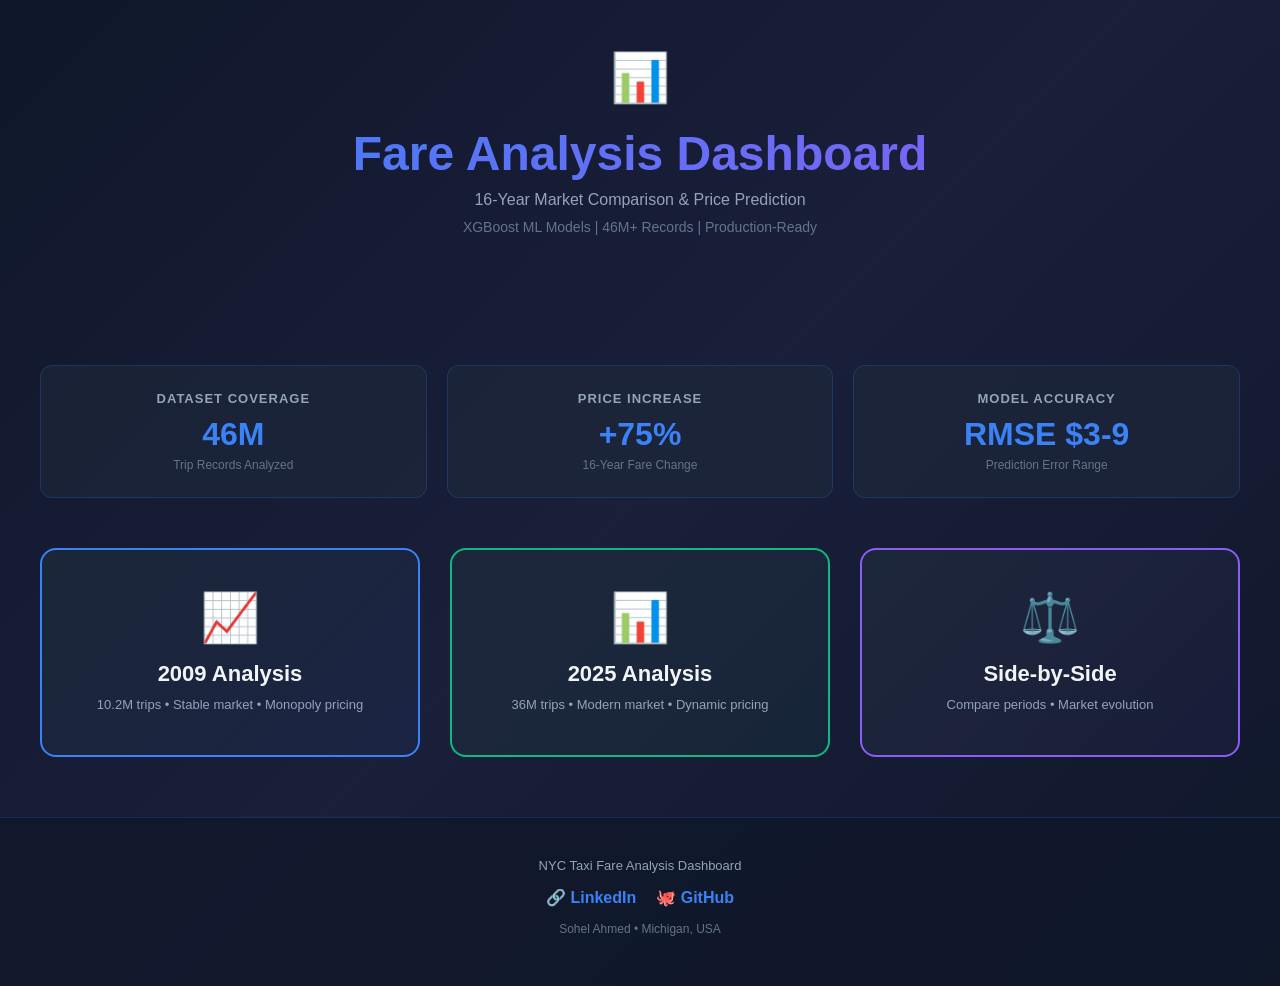
<file: templates/index.html>
<!DOCTYPE html>
<html lang="en">
<head>
    <meta charset="UTF-8">
    <meta name="viewport" content="width=device-width, initial-scale=1.0">
    <title>Fare Analysis Dashboard | NYC Taxi</title>
    <style>
        * {margin: 0; padding: 0; box-sizing: border-box;}
        body {
            font-family: -apple-system, BlinkMacSystemFont, 'Segoe UI', 'Roboto', sans-serif;
            background: linear-gradient(135deg, #0f172a 0%, #1a1f3a 50%, #0f172a 100%);
            color: #e2e8f0;
            min-height: 100vh;
            display: flex;
            flex-direction: column;
        }
        .content {flex: 1; display: flex; align-items: center; justify-content: center; padding: 20px;}
        .container {max-width: 1200px; width: 100%;}
        .header {text-align: center; margin-bottom: 60px; padding: 30px;}
        .logo {font-size: 48px; margin-bottom: 20px;}
        .header h1 {font-size: 48px; font-weight: 700; margin-bottom: 10px; background: linear-gradient(135deg, #3b82f6 0%, #8b5cf6 100%); -webkit-background-clip: text; -webkit-text-fill-color: transparent; background-clip: text;}
        .header p {font-size: 16px; color: #94a3b8; margin-bottom: 10px; font-weight: 500;}
        .tagline {font-size: 14px; color: #64748b; margin-bottom: 40px;}
        .stats-overview {display: grid; grid-template-columns: repeat(3, 1fr); gap: 20px; margin-bottom: 50px;}
        .stat-card {background: rgba(30, 41, 59, 0.6); border: 1px solid rgba(59, 130, 246, 0.2); border-radius: 12px; padding: 25px; text-align: center;}
        .stat-card h3 {color: #94a3b8; font-size: 13px; text-transform: uppercase; letter-spacing: 1px; margin-bottom: 10px; font-weight: 600;}
        .stat-value {font-size: 32px; font-weight: 700; color: #3b82f6; margin-bottom: 5px;}
        .stat-detail {font-size: 12px; color: #64748b;}
        .buttons-grid {display: grid; grid-template-columns: repeat(auto-fit, minmax(280px, 1fr)); gap: 30px; margin-bottom: 40px;}
        .nav-button {background: rgba(30, 41, 59, 0.8); border: 2px solid transparent; border-radius: 16px; padding: 40px 30px; cursor: pointer; transition: all 0.3s ease; text-decoration: none; display: flex; flex-direction: column; align-items: center; text-align: center;}
        .nav-button:hover {transform: translateY(-8px); box-shadow: 0 20px 40px rgba(0, 0, 0, 0.3);}
        .nav-button.period-2009 {border-color: #3b82f6; background: linear-gradient(135deg, rgba(30, 41, 59, 0.8) 0%, rgba(59, 130, 246, 0.05) 100%);}
        .nav-button.period-2009:hover {border-color: #60a5fa; background: linear-gradient(135deg, rgba(30, 41, 59, 0.9) 0%, rgba(59, 130, 246, 0.15) 100%); box-shadow: 0 20px 40px rgba(59, 130, 246, 0.2);}
        .nav-button.period-2025 {border-color: #10b981; background: linear-gradient(135deg, rgba(30, 41, 59, 0.8) 0%, rgba(16, 185, 129, 0.05) 100%);}
        .nav-button.period-2025:hover {border-color: #34d399; background: linear-gradient(135deg, rgba(30, 41, 59, 0.9) 0%, rgba(16, 185, 129, 0.15) 100%); box-shadow: 0 20px 40px rgba(16, 185, 129, 0.2);}
        .nav-button.comparison {border-color: #8b5cf6; background: linear-gradient(135deg, rgba(30, 41, 59, 0.8) 0%, rgba(139, 92, 246, 0.05) 100%);}
        .nav-button.comparison:hover {border-color: #a78bfa; background: linear-gradient(135deg, rgba(30, 41, 59, 0.9) 0%, rgba(139, 92, 246, 0.15) 100%); box-shadow: 0 20px 40px rgba(139, 92, 246, 0.2);}
        .button-icon {font-size: 48px; margin-bottom: 15px;}
        .button-title {font-size: 22px; font-weight: 700; margin-bottom: 8px; color: #f1f5f9;}
        .button-subtitle {font-size: 13px; color: #94a3b8; line-height: 1.5;}
        .footer {background: rgba(15, 23, 42, 0.8); border-top: 1px solid rgba(59, 130, 246, 0.2); padding: 40px 20px; text-align: center;}
        .footer-content {max-width: 1200px; margin: 0 auto;}
        .footer p {color: #94a3b8; font-size: 13px; margin-bottom: 10px;}
        .footer-links {display: flex; justify-content: center; gap: 20px; flex-wrap: wrap; margin-top: 15px;}
        .footer-link {color: #3b82f6; text-decoration: none; font-weight: 600; transition: color 0.3s;}
        .footer-link:hover {color: #60a5fa;}
        @media (max-width: 768px) {
            .header h1 {font-size: 32px;}
            .stats-overview {grid-template-columns: 1fr;}
            .buttons-grid {grid-template-columns: 1fr;}
        }
    </style>
</head>
<body>

<div class="content">
    <div class="container">
        <div class="header">
            <div class="logo">📊</div>
            <h1>Fare Analysis Dashboard</h1>
            <p>16-Year Market Comparison & Price Prediction</p>
            <div class="tagline">XGBoost ML Models | 46M+ Records | Production-Ready</div>
        </div>

        <div class="stats-overview">
            <div class="stat-card">
                <h3>Dataset Coverage</h3>
                <div class="stat-value">46M</div>
                <div class="stat-detail">Trip Records Analyzed</div>
            </div>
            <div class="stat-card">
                <h3>Price Increase</h3>
                <div class="stat-value">+75%</div>
                <div class="stat-detail">16-Year Fare Change</div>
            </div>
            <div class="stat-card">
                <h3>Model Accuracy</h3>
                <div class="stat-value">RMSE $3-9</div>
                <div class="stat-detail">Prediction Error Range</div>
            </div>
        </div>

        <div class="buttons-grid">
            <a href="/2009" class="nav-button period-2009">
                <div class="button-icon">📈</div>
                <div class="button-title">2009 Analysis</div>
                <div class="button-subtitle">10.2M trips • Stable market • Monopoly pricing</div>
            </a>
            <a href="/2025" class="nav-button period-2025">
                <div class="button-icon">📊</div>
                <div class="button-title">2025 Analysis</div>
                <div class="button-subtitle">36M trips • Modern market • Dynamic pricing</div>
            </a>
            <a href="/comparison" class="nav-button comparison">
                <div class="button-icon">⚖️</div>
                <div class="button-title">Side-by-Side</div>
                <div class="button-subtitle">Compare periods • Market evolution</div>
            </a>
        </div>
    </div>
</div>

<div class="footer">
    <div class="footer-content">
        <p>NYC Taxi Fare Analysis Dashboard</p>
        <div class="footer-links">
            <a href="https://linkedin.com/in/sohelcu06" class="footer-link" target="_blank">🔗 LinkedIn</a>
            <a href="https://github.com/sohel10" class="footer-link" target="_blank">🐙 GitHub</a>
        </div>
        <p style="margin-top: 15px; color: #64748b; font-size: 12px;">Sohel Ahmed • Michigan, USA</p>
    </div>
</div>

</body>
</html>
</file>
